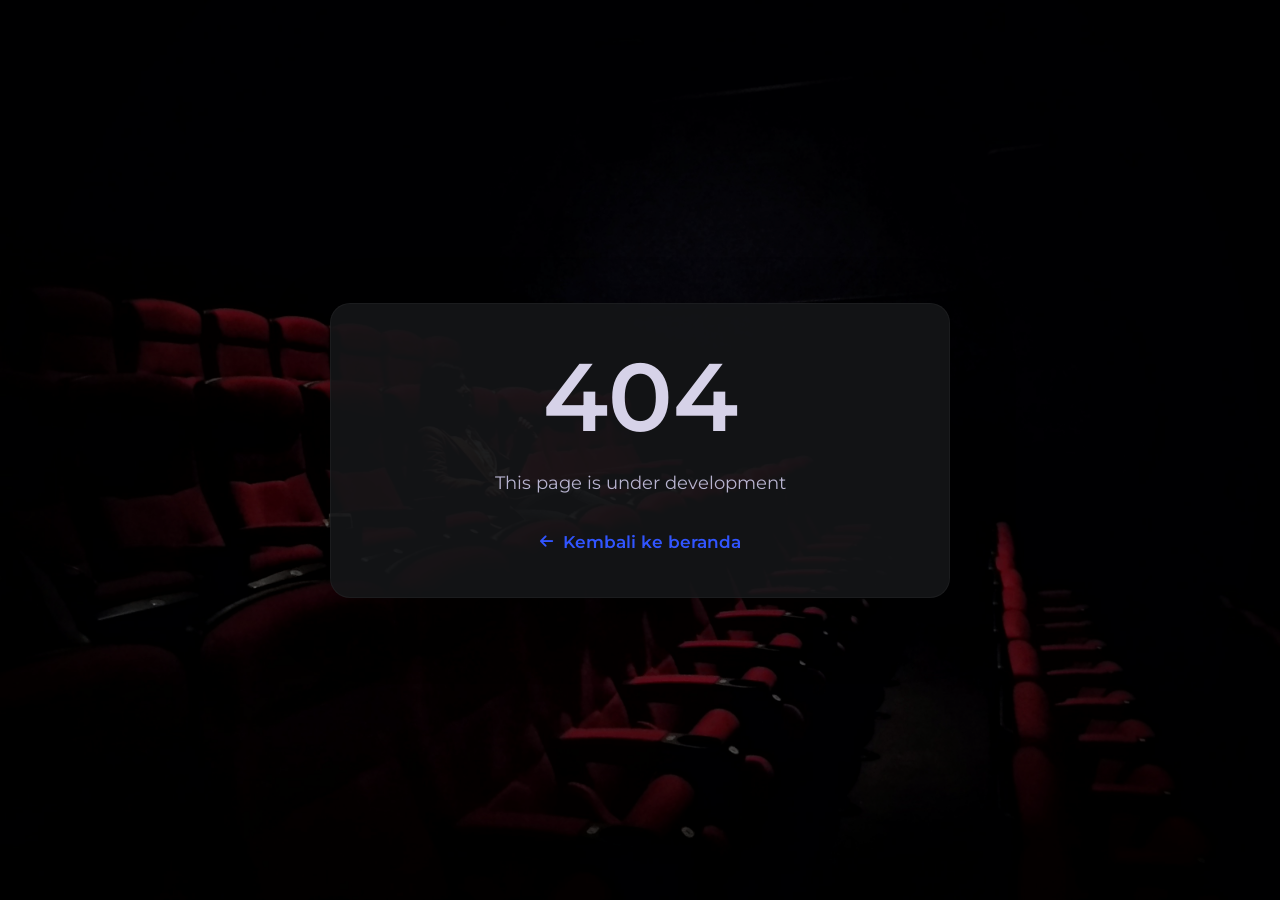
<file: footer.html>
<!DOCTYPE html>
<html lang="id">

<head>

    <meta charset="UTF-8">

    <meta
        name="viewport"
        content="width=device-width, initial-scale=1.0"
    >

    <title>Footer - CHILL</title>

    <!-- GOOGLE FONT -->

    <link
        href="https://fonts.googleapis.com/css2?family=Montserrat:wght@400;500;600;700&display=swap"
        rel="stylesheet"
    >

    <!-- FONT AWESOME -->

    <link
        rel="stylesheet"
        href="https://cdnjs.cloudflare.com/ajax/libs/font-awesome/6.5.2/css/all.min.css"
    >

    <link
        rel="stylesheet"
        href="footer.css"
    >

</head>


<body>


    <!-- =================================================
         404 PAGE
    ================================================== -->

    <main class="error-page">


        <!-- OVERLAY -->

        <div class="error-overlay"></div>


        <!-- CONTENT -->

        <div class="error-content">


            <!-- 404 -->

            <h1>
                404
            </h1>


            <!-- DESCRIPTION -->

            <p>
                This page is under development
            </p>


            <!-- BACK HOME -->

            <a
                href="index.html"
                class="back-home"
            >

                <i class="fa-solid fa-arrow-left"></i>

                Kembali ke beranda

            </a>


        </div>


    </main>


</body>

</html>
</file>
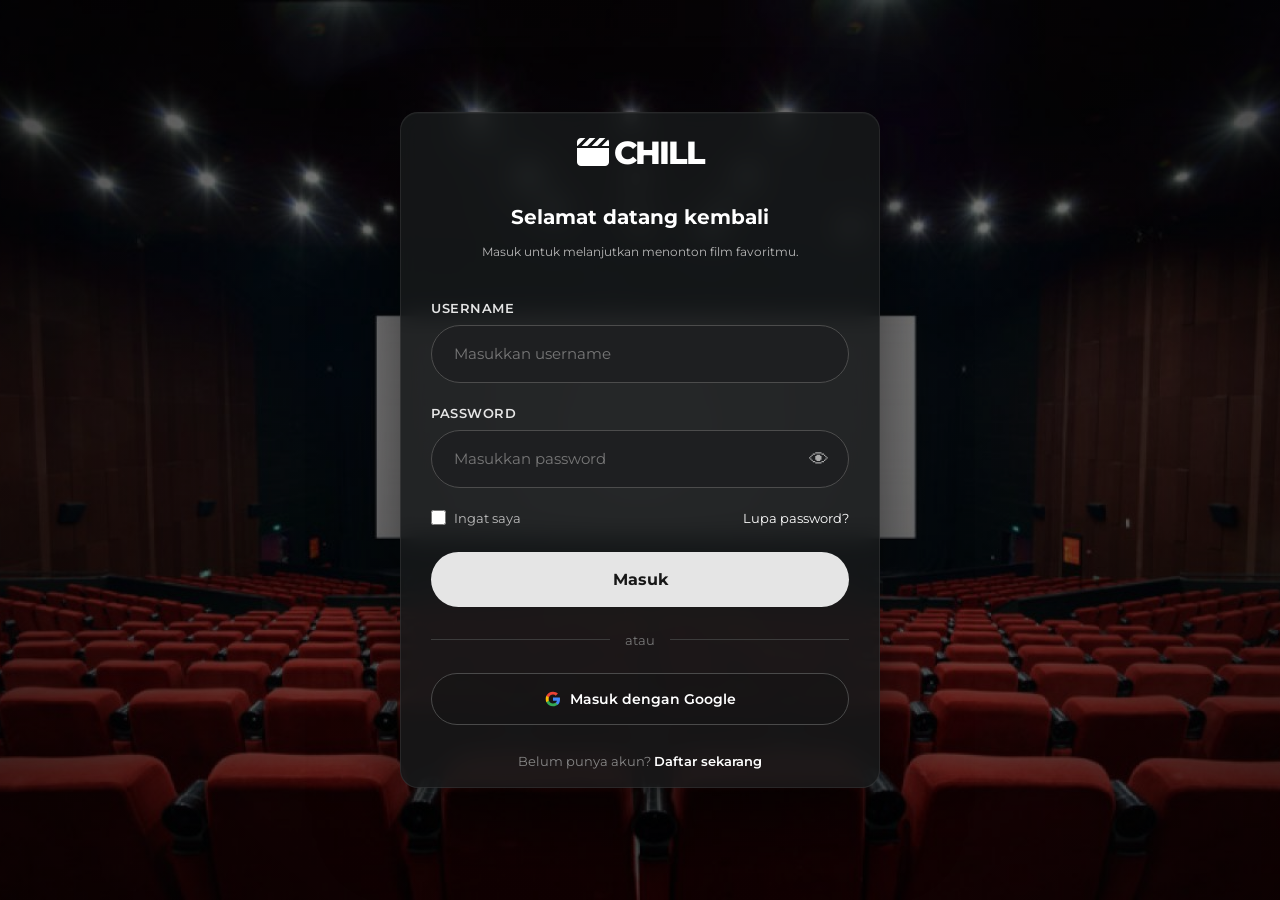
<file: login.html>
<!DOCTYPE html>
<html lang="id">

<head>

    <meta charset="UTF-8">

    <meta
        name="viewport"
        content="width=device-width, initial-scale=1.0"
    >

    <title>Login — Chill</title>

    <link
    rel="stylesheet"
    href="https://cdnjs.cloudflare.com/ajax/libs/font-awesome/6.5.1/css/all.min.css"
    >

    <!-- GOOGLE FONT -->

    <link
        rel="preconnect"
        href="https://fonts.googleapis.com"
    >

    <link
        rel="preconnect"
        href="https://fonts.gstatic.com"
        crossorigin
    >

    <link
        href="https://fonts.googleapis.com/css2?family=Montserrat:wght@400;500;600;700;800&display=swap"
        rel="stylesheet"
    >

    <link
    rel="stylesheet"
    href="https://cdnjs.cloudflare.com/ajax/libs/font-awesome/6.5.2/css/all.min.css"
    >


    <!-- CSS -->

    <link
        rel="stylesheet"
        href="login.css"
    >

</head>


<body>


<main class="auth-page">


    <section class="auth-box">


        <!-- LOGO -->

        <div class="auth-logo">

            <a
                class="brand"
                href="#"
            >
            <i class="fa-solid fa-clapperboard"></i>
                CHILL
            </a>

        </div>


        <!-- TITLE -->

        <h1 class="auth-title">
            Selamat datang kembali
        </h1>


        <p class="auth-subtitle">
            Masuk untuk melanjutkan menonton
            film favoritmu.
        </p>


        <!-- LOGIN FORM -->

        <form id="loginForm">


            <!-- USERNAME -->

            <div class="field">

                <label for="username">
                    USERNAME
                </label>

                <input
                    id="username"
                    type="text"
                    placeholder="Masukkan username"
                    autocomplete="username"
                    required
                >

            </div>


            <!-- PASSWORD -->

            <div class="field">

                <label for="password">
                    PASSWORD
                </label>

                <div class="password-wrapper">

                    <input
                        id="password"
                        type="password"
                        placeholder="Masukkan password"
                        autocomplete="current-password"
                        required
                    >

                    <button
                        type="button"
                        class="password-toggle"
                        id="passwordToggle"
                    >
                        👁
                    </button>

                </div>

            </div>


            <!-- REMEMBER + FORGOT -->

            <div class="auth-row">

                <label>

                    <input
                        type="checkbox"
                    >

                    Ingat saya

                </label>


                <a
                    href="#"
                    id="forgot"
                >
                    Lupa password?
                </a>

            </div>


            <!-- LOGIN BUTTON -->

            <button
                class="auth-button"
                href="index.html"
            >
                Masuk
            </button>


        </form>


        <!-- DIVIDER -->

        <div class="divider">
            atau
        </div>


        <!-- GOOGLE -->

        <button
            class="google-button"
            id="googleLogin"
            type="button">

        <svg
        class="google-icon"
        viewBox="0 0 24 24"
        width="18"
        height="18"
    >
        <path
            fill="#4285F4"
            d="M21.35 12.23c0-.79-.07-1.55-.22-2.28H12v4.32h5.24a4.48 4.48 0 0 1-1.94 2.94v2.45h3.14c1.84-1.69 2.91-4.18 2.91-7.43z"
        />
        <path
            fill="#34A853"
            d="M12 21.75c2.63 0 4.84-.87 6.45-2.35l-3.14-2.45c-.87.58-1.98.93-3.31.93-2.54 0-4.7-1.72-5.47-4.03H3.28v2.53A9.75 9.75 0 0 0 12 21.75z"
        />
        <path
            fill="#FBBC05"
            d="M6.53 13.85A5.86 5.86 0 0 1 6.22 12c0-.64.11-1.26.31-1.85V7.62H3.28A9.75 9.75 0 0 0 2.25 12c0 1.57.38 3.06 1.03 4.38l3.25-2.53z"
        />
        <path
            fill="#EA4335"
            d="M12 6.12c1.43 0 2.71.49 3.72 1.45l2.79-2.79C16.83 3.22 14.63 2.25 12 2.25a9.75 9.75 0 0 0-8.72 5.37l3.25 2.53C7.3 7.84 9.46 6.12 12 6.12z"
        />
        </svg>

            Masuk dengan Google

        </button>


        <!-- REGISTER -->

        <p class="auth-footer">

            Belum punya akun?

            <a href="register.html">
                Daftar sekarang
            </a>

        </p>


    </section>


</main>


<script src="login.js"></script>

</body>

</html>
</file>
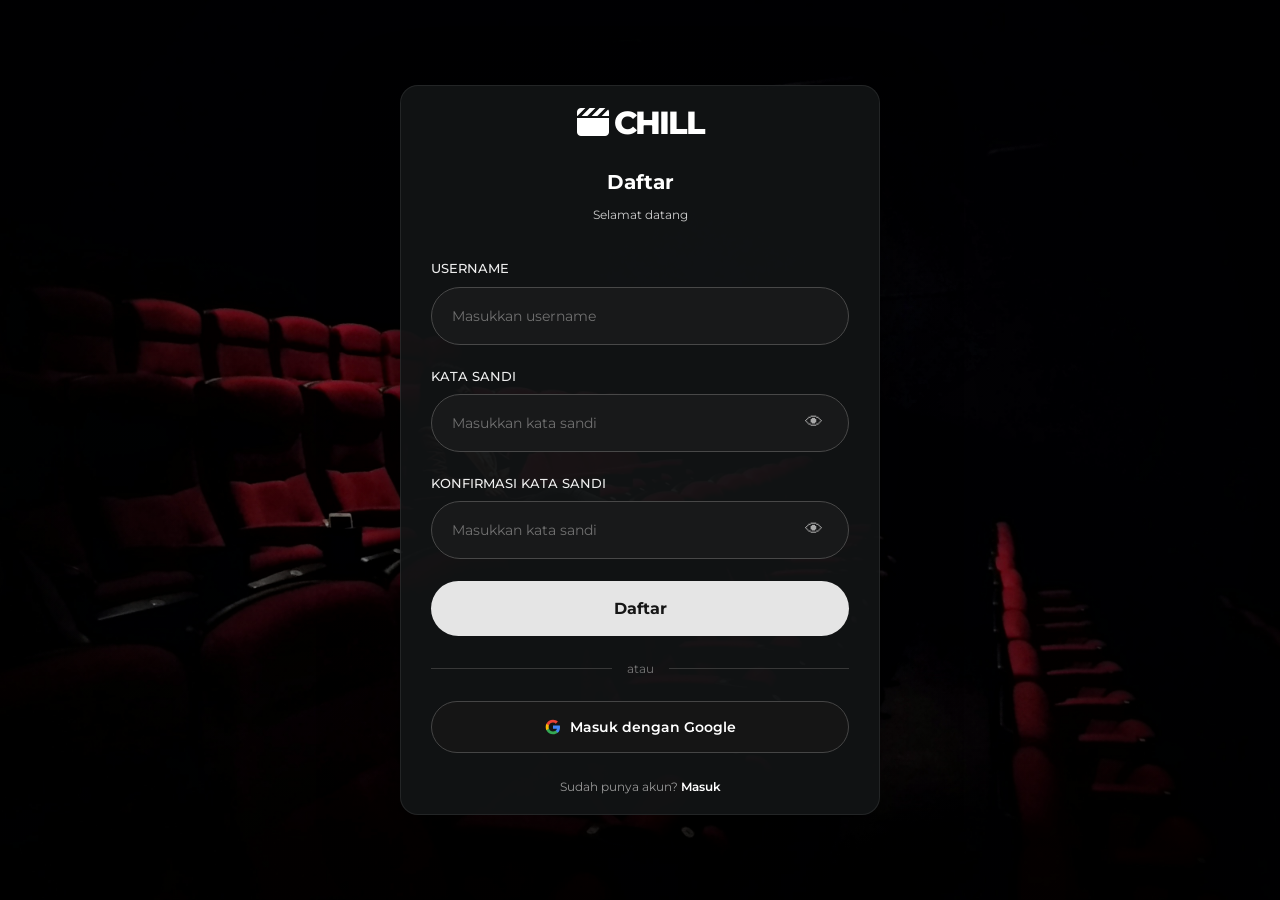
<file: register.html>
<!DOCTYPE html>
<html lang="id">

<head>

    <meta charset="UTF-8">

    <meta
        name="viewport"
        content="width=device-width, initial-scale=1.0"
    >

    <title>Register — Chill</title>

    <link
    rel="stylesheet"
    href="https://cdnjs.cloudflare.com/ajax/libs/font-awesome/6.5.1/css/all.min.css"
    >


    <!-- GOOGLE FONT -->

    <link
        rel="preconnect"
        href="https://fonts.googleapis.com"
    >

    <link
        rel="preconnect"
        href="https://fonts.gstatic.com"
        crossorigin
    >

    <link
        href="https://fonts.googleapis.com/css2?family=Montserrat:wght@400;500;600;700;800&display=swap"
        rel="stylesheet"
    >

    <link
    rel="stylesheet"
    href="https://cdnjs.cloudflare.com/ajax/libs/font-awesome/6.5.2/css/all.min.css"
    >


    <!-- CSS -->

    <link
        rel="stylesheet"
        href="register.css"
    >

</head>


<body>


<main class="auth-page">


    <section class="auth-box">


        <!-- LOGO -->

        <div class="auth-logo">

        <a
        class="brand"
        href="#"
        >
        <i class="fa-solid fa-clapperboard"></i>
        CHILL
        </a>
        </div>


        <!-- TITLE -->

        <h1 class="auth-title">
            Daftar
        </h1>


        <p class="auth-subtitle">
            Selamat datang
        </p>


        <!-- REGISTER FORM -->

        <form id="registerForm">


            <!-- USERNAME -->

            <div class="field">

                <label for="username">
                    USERNAME
                </label>

                <input
                    id="username"
                    type="text"
                    placeholder="Masukkan username"
                    autocomplete="username"
                    required
                >

            </div>


            <!-- PASSWORD -->

            <div class="field">

                <label for="password">
                    KATA SANDI
                </label>

                <div class="password-wrapper">

                    <input
                        id="password"
                        type="password"
                        placeholder="Masukkan kata sandi"
                        autocomplete="new-password"
                        required
                    >

                    <button
                        type="button"
                        class="password-toggle"
                        id="passwordToggle"
                    >
                        👁
                    </button>

                </div>

            </div>


            <!-- CONFIRM PASSWORD -->

            <div class="field">

                <label for="confirm">
                    KONFIRMASI KATA SANDI
                </label>

                <div class="password-wrapper">

                    <input
                        id="confirm"
                        type="password"
                        placeholder="Masukkan kata sandi"
                        autocomplete="new-password"
                        required
                    >

                    <button
                        type="button"
                        class="password-toggle"
                        id="confirmToggle"
                    >
                        👁
                    </button>

                </div>


                <div
                    class="error"
                    id="passwordError"
                >
                    Kata sandi tidak sama.
                </div>

            </div>


            <!-- REGISTER -->

            <button
                class="auth-button"
                type="submit"
            >
                Daftar
            </button>

        </form>


        <!-- DIVIDER -->

        <div class="divider">
            atau
        </div>


        <!-- GOOGLE -->

        <button
            class="google-button"
            id="googleLogin"
            type="button">

        <svg
        class="google-icon"
        viewBox="0 0 24 24"
        width="18"
        height="18"
    >
        <path
            fill="#4285F4"
            d="M21.35 12.23c0-.79-.07-1.55-.22-2.28H12v4.32h5.24a4.48 4.48 0 0 1-1.94 2.94v2.45h3.14c1.84-1.69 2.91-4.18 2.91-7.43z"
        />
        <path
            fill="#34A853"
            d="M12 21.75c2.63 0 4.84-.87 6.45-2.35l-3.14-2.45c-.87.58-1.98.93-3.31.93-2.54 0-4.7-1.72-5.47-4.03H3.28v2.53A9.75 9.75 0 0 0 12 21.75z"
        />
        <path
            fill="#FBBC05"
            d="M6.53 13.85A5.86 5.86 0 0 1 6.22 12c0-.64.11-1.26.31-1.85V7.62H3.28A9.75 9.75 0 0 0 2.25 12c0 1.57.38 3.06 1.03 4.38l3.25-2.53z"
        />
        <path
            fill="#EA4335"
            d="M12 6.12c1.43 0 2.71.49 3.72 1.45l2.79-2.79C16.83 3.22 14.63 2.25 12 2.25a9.75 9.75 0 0 0-8.72 5.37l3.25 2.53C7.3 7.84 9.46 6.12 12 6.12z"
        />
        </svg>

            Masuk dengan Google

        </button>


        <!-- LOGIN -->

        <p class="auth-footer">

            Sudah punya akun?

            <a href="login.html">
                Masuk
            </a>

        </p>


    </section>


</main>


<script src="register.js"></script>

</body>

</html>
</file>
<file: footer.css>
* {

    margin: 0;

    padding: 0;

    box-sizing: border-box;

}


html {

    scroll-behavior: smooth;

}


body {

    width: 100%;

    min-height: 100vh;

    background: #000;

    color: #fff;

    font-family:
        "Montserrat",
        sans-serif;

    overflow: hidden;

}


/* =====================================================
   404 PAGE
===================================================== */

.error-page {

    position: relative;

    width: 100%;

    height: 100vh;

    min-height: 600px;

    display: flex;

    align-items: center;

    justify-content: center;

    background-image:
        url("./assets/bioskop.jpg");

    background-size: cover;

    background-position: center;

    background-repeat: no-repeat;

}


/* =====================================================
   DARK OVERLAY
===================================================== */

.error-overlay {

    position: absolute;

    inset: 0;

    background:
        rgba(
            0,
            0,
            0,
            0.55
        );

}


/* =====================================================
   CONTENT
===================================================== */

.error-content {

    position: relative;

    z-index: 2;

    width: 620px;

    max-width: 90%;

    min-height: 290px;

    padding:
        45px 35px;

    display: flex;

    flex-direction: column;

    align-items: center;

    justify-content: center;

    text-align: center;


    background:
        rgba(
            20,
            22,
            24,
            0.90
        );

    border-radius: 20px;

    border:
        1px solid
        rgba(
            255,
            255,
            255,
            0.04
        );


    box-shadow:
        0 20px 60px
        rgba(
            0,
            0,
            0,
            0.45
        );

}


/* =====================================================
   404
===================================================== */

.error-content h1 {

    font-size:
        clamp(
            64px,
            8vw,
            96px
        );

    line-height: 1;

    font-weight: 600;

    color: #d6d2e8;

    margin-bottom: 25px;

}


/* =====================================================
   DESCRIPTION
===================================================== */

.error-content p {

    color: #b8b4d0;

    font-size: 18px;

    line-height: 1.5;

    margin-bottom: 35px;

}


/* =====================================================
   BACK HOME
===================================================== */

.back-home {

    display: inline-flex;

    align-items: center;

    gap: 10px;

    color: #3155ff;

    text-decoration: none;

    font-size: 17px;

    font-weight: 600;

    transition:
        color 0.3s ease,
        transform 0.3s ease;

}


.back-home:hover {

    color: #5570ff;

    transform:
        translateX(-3px);

}


.back-home i {

    font-size: 15px;

}


/* =====================================================
   TABLET
===================================================== */

@media (max-width: 1000px) {

    .error-page {

        min-height: 550px;

    }


    .error-content {

        width: 550px;

        min-height: 270px;

        padding:
            40px 30px;

    }


    .error-content h1 {

        font-size: 76px;

    }


    .error-content p {

        font-size: 16px;

    }


    .back-home {

        font-size: 16px;

    }

}


/* =====================================================
   MOBILE
===================================================== */

@media (max-width: 600px) {

    body {

        overflow: hidden;

    }


    .error-page {

        height: 100svh;

        min-height: 500px;

        padding: 20px;

        background-position:
            center center;

    }


    .error-overlay {

        background:
            rgba(
                0,
                0,
                0,
                0.62
            );

    }


    .error-content {

        width: 100%;

        max-width: 400px;

        min-height: 240px;

        padding:
            35px 20px;

        border-radius: 15px;

    }


    .error-content h1 {

        font-size: 64px;

        margin-bottom: 18px;

    }


    .error-content p {

        font-size: 14px;

        margin-bottom: 28px;

    }


    .back-home {

        font-size: 14px;

    }

}


/* =====================================================
   SMALL MOBILE
===================================================== */

@media (max-width: 400px) {

    .error-content {

        padding:
            30px 15px;

    }


    .error-content h1 {

        font-size: 55px;

    }


    .error-content p {

        font-size: 13px;

    }


    .back-home {

        font-size: 13px;

    }

}
</file>
<file: login.css>
/* =========================================
   RESET
========================================= */

* {
    margin: 0;
    padding: 0;
    box-sizing: border-box;
}

html {
    scroll-behavior: smooth;
}

body {
    font-family: "Montserrat", sans-serif;
    color: #fff;
    min-height: 100vh;
}


/* =========================================
   LOGIN PAGE
========================================= */

.auth-page {

    min-height: 100vh;

    display: flex;
    justify-content: center;
    align-items: center;

    padding: 40px 20px;

    position: relative;

    background:
        linear-gradient(
            rgba(0, 0, 0, 0.20),
            rgba(0, 0, 0, 0.36)
        ),
        url("assets/bioskop2.jpg");

    background-size: cover;
    background-position: center;

    background-attachment: fixed;

    overflow: hidden;
}


/* =========================================
   DARK OVERLAY
========================================= */

.auth-page::before {

    content: "";

    position: absolute;

    inset: 0;

    background:
        radial-gradient(
            circle at center,
            rgba(0, 0, 0, 0.15),
            rgba(0, 0, 0, 0.65)
        );

    pointer-events: none;
}


/* =========================================
   AUTH BOX
========================================= */

.auth-box {

    position: relative;
    z-index: 2;

    width: 100%;
    max-width: 480px;

    padding: 20px 30px 18px;

    border-radius: 18px;

    background:
        rgba(22, 24, 26, 0.88);

    backdrop-filter: blur(12px);
    -webkit-backdrop-filter: blur(12px);

    border: 1px solid rgba(255, 255, 255, 0.08);

    box-shadow:
        0 30px 80px rgba(0, 0, 0, 0.65),
        inset 0 1px 0 rgba(255, 255, 255, 0.03);
}


/* =========================================
   LOGO
========================================= */

.auth-logo {

    text-align: center;

    margin-bottom: 32px;
}

.brand {

    color: #ffffff;

    text-decoration: none;

    font-size: 32px;

    font-weight: 800;

    letter-spacing: -2px;

    text-transform: uppercase;

    display: inline-block;
}

.brand i {
    font-size: 32px;
}


/* =========================================
   TITLE
========================================= */

.auth-title {

    text-align: center;

    font-size: 20px;

    font-weight: 700;

    line-height: 1.3;

    margin-bottom: 12px;
}


.auth-subtitle {

    text-align: center;

    color: #b8b8b8;

    font-size: 12px;

    line-height: 1.6;

    margin-bottom: 38px;
}


/* =========================================
   FORM
========================================= */

#loginForm {

    width: 100%;
}


/* =========================================
   FIELD
========================================= */

.field {

    margin-bottom: 22px;

    position: relative;
}

.field label {

    display: block;

    font-size: 13px;

    font-weight: 600;

    color: #e5e5e5;

    margin-bottom: 9px;

    letter-spacing: 0.5px;
}

.field input {

    width: 100%;

    height: 58px;

    padding: 0 22px;

    border-radius: 30px;

    border: 1px solid #4c4c4c;

    outline: none;

    background: rgba(30, 31, 33, 0.95);

    color: #ffffff;

    font-family: "Montserrat", sans-serif;

    font-size: 15px;

    transition: 0.25s ease;
}

.field input::placeholder {

    color: #777;
}

.field input:focus {

    border-color: #aaaaaa;

    background: rgba(35, 36, 38, 1);

    box-shadow:
        0 0 0 3px rgba(255, 255, 255, 0.05);
}


/* =========================================
   PASSWORD EYE
========================================= */

.password-wrapper {

    position: relative;
}

.password-wrapper input {

    padding-right: 58px;
}

.password-toggle {

    position: absolute;

    right: 20px;
    top: 50%;

    transform: translateY(-50%);

    border: none;

    background: transparent;

    color: #aaa;

    font-size: 20px;

    cursor: pointer;

    transition: 0.2s;
}

.password-toggle:hover {

    color: #ffffff;
}


/* =========================================
   AUTH ROW
========================================= */

.auth-row {

    display: flex;

    justify-content: space-between;

    align-items: center;

    margin: 4px 0 26px;

    font-size: 13px;
}

.auth-row label {

    display: flex;

    align-items: center;

    gap: 8px;

    color: #bdbdbd;

    cursor: pointer;
}

.auth-row input[type="checkbox"] {

    width: 15px;
    height: 15px;

    accent-color: #e50914;

    cursor: pointer;
}

.auth-row a {

    color: #ffffff;

    text-decoration: none;

    transition: 0.2s;
}

.auth-row a:hover {

    color: #e50914;
}


/* =========================================
   LOGIN BUTTON
========================================= */

.auth-button {

    width: 100%;

    height: 55px;

    border: none;

    border-radius: 30px;

    background: #e5e5e5;

    color: #171717;

    font-family: "Montserrat", sans-serif;

    font-size: 16px;

    font-weight: 700;

    cursor: pointer;

    transition: all 0.25s ease;
}

.auth-button:hover {

    background: #ffffff;

    transform: translateY(-2px);

    box-shadow:
        0 8px 25px rgba(0, 0, 0, 0.3);
}

.auth-button:active {

    transform: scale(0.98);
}

.google-button {
    display: flex;
    align-items: center;
    justify-content: center;
    gap: 8px;
}

.google-button i {
    font-size: 16px;
}


/* =========================================
   DIVIDER
========================================= */

.divider {

    display: flex;

    align-items: center;

    gap: 15px;

    color: #777;

    font-size: 13px;

    margin: 25px 0;
}

.divider::before,
.divider::after {

    content: "";

    height: 1px;

    flex: 1;

    background: #3b3b3b;
}


/* =========================================
   GOOGLE BUTTON
========================================= */

.google-button {

    width: 100%;

    height: 52px;

    border-radius: 30px;

    border: 1px solid #4a4a4a;

    background: rgba(20, 20, 20, 0.65);

    color: #ffffff;

    font-family: "Montserrat", sans-serif;

    font-size: 14px;

    font-weight: 600;

    cursor: pointer;

    transition: 0.25s ease;
}

.google-button:hover {

    background: rgba(255, 255, 255, 0.08);

    border-color: #777;

    transform: translateY(-2px);
}


/* =========================================
   FOOTER
========================================= */

.auth-footer {

    text-align: center;

    margin-top: 28px;

    color: #888;

    font-size: 13px;
}

.auth-footer a {

    color: #ffffff;

    font-weight: 600;

    text-decoration: none;

    transition: 0.2s;
}

.auth-footer a:hover {

    color: #e50914;
}


/* =========================================
   ERROR
========================================= */

.field.error input {

    border-color: #e50914;

    box-shadow:
        0 0 0 3px rgba(229, 9, 20, 0.08);
}

.error-message {

    display: block;

    margin-top: 7px;

    margin-left: 10px;

    color: #e50914;

    font-size: 11px;
}


/* =========================================
   RESPONSIVE
========================================= */

@media (max-width: 700px) {

    .auth-page {

        padding: 25px 15px;

        align-items: center;
    }

    .auth-box {

        max-width: 100%;

        padding: 35px 25px 30px;

        border-radius: 15px;
    }

    .brand {

        font-size: 38px;
    }

    .auth-title {

        font-size: 25px;
    }

    .auth-subtitle {

        font-size: 13px;

        margin-bottom: 30px;
    }

    .field input {

        height: 54px;
    }

    .auth-row {

        font-size: 12px;
    }
}


/* =========================================
   VERY SMALL SCREEN
========================================= */

@media (max-width: 400px) {

    .auth-box {

        padding: 30px 20px;
    }

    .auth-title {

        font-size: 22px;
    }

    .auth-row {

        flex-direction: column;

        align-items: flex-start;

        gap: 12px;
    }
}
</file>
<file: register.css>
* {
    margin: 0;
    padding: 0;
    box-sizing: border-box;
}

html,
body {
    width: 100%;
    min-height: 100%;
}

body {
    font-family: "Montserrat", Arial, sans-serif;
    color: #ffffff;
}


/* =========================================
   REGISTER / AUTH PAGE
========================================= */

.auth-page {
    width: 100%;
    min-height: 100vh;

    display: flex;
    justify-content: center;
    align-items: center;

    padding: 40px 20px;

    position: relative;

    overflow-x: hidden;

    background-image:
        linear-gradient(
            rgba(0, 0, 0, 0.20),
            rgba(0, 0, 0, 0.36)
        ),
    
        url("assets/bioskop.jpg");

    background-size: cover;
    background-position: center;
    background-attachment: fixed;
    overflow: hidden;
}


/* =========================================
   BACKGROUND OVERLAY
========================================= */

.auth-page::before {
    content: "";

    position: absolute;

    inset: 0;

    background:
        radial-gradient(
            circle at center,
            rgba(0, 0, 0, 0.05),
            rgba(0, 0, 0, 0.40)
        );

    pointer-events: none;
}


/* =========================================
   AUTH BOX
========================================= */

.auth-box {
    position: relative;

    z-index: 2;

    width: 100%;
    max-width: 480px;

    padding: 20px 30px 18px;

    border-radius: 18px;

    background: rgba(18, 20, 21, 0.94);

    border: 1px solid rgba(255, 255, 255, 0.08);

    box-shadow:
        0 25px 70px rgba(0, 0, 0, 0.70);

    
}


/* =========================================
   LOGO
========================================= */

.auth-logo {
    width: 100%;

    display: flex;
    justify-content: center;
    align-items: center;

    margin-bottom: 30px;
}

.brand {
    display: inline-block;

    color: #ffffff !important;

    text-decoration: none;

    font-family: "Montserrat", Arial, sans-serif;

    font-size: 32px;

    font-weight: 800;

    line-height: 1;

    letter-spacing: -2px;

    text-transform: uppercase;
}

.brand i {
    font-size: 32px;
}


/* =========================================
   TITLE
========================================= */

.auth-title {
    width: 100%;

    margin: 0 0 10px;

    text-align: center;

    color: #ffffff;

    font-family: "Montserrat", Arial, sans-serif;

    font-size: 20px;

    font-weight: 700;

    line-height: 1.3;
}


/* =========================================
   SUBTITLE
========================================= */

.auth-subtitle {
    width: 100%;

    margin: 0 0 35px;

    text-align: center;

    color: #cfcfcf;

    font-family: "Montserrat", Arial, sans-serif;

    font-size: 12px;

    font-weight: 400;

    line-height: 1.6;
}


/* =========================================
   FORM
========================================= */

#registerForm {
    width: 100%;
}


/* =========================================
   FIELD
========================================= */

.field {
    width: 100%;

    position: relative;

    margin-bottom: 22px;
}


/* =========================================
   LABEL
========================================= */

.field label {
    display: block;

    width: 100%;

    margin-bottom: 9px;

    color: #eeeeee;

    font-family: "Montserrat", Arial, sans-serif;

    font-size: 13px;

    font-weight: 500;

    line-height: 1.4;
}


/* =========================================
   INPUT
========================================= */

.field input {
    display: block;

    width: 100%;
    max-width: 100%;

    height: 58px;

    padding: 0 20px;

    border: 1px solid #484848;

    border-radius: 30px;

    outline: none;

    background: #18191a;

    color: #ffffff;

    font-family: "Montserrat", Arial, sans-serif;

    font-size: 14px;

    line-height: 58px;

    transition:
        border-color 0.25s ease,
        background 0.25s ease,
        box-shadow 0.25s ease;
}


/* PLACEHOLDER */

.field input::placeholder {
    color: #707070;

    opacity: 1;
}


/* FOCUS */

.field input:focus {
    border-color: #888888;

    background: #202122;

    box-shadow:
        0 0 0 3px rgba(255, 255, 255, 0.04);
}


/* =========================================
   PASSWORD WRAPPER
========================================= */

.password-wrapper {
    position: relative;

    width: 100%;
}


/* PASSWORD INPUT */

.password-wrapper input {
    width: 100%;

    padding-left: 20px;
    padding-right: 58px;
}


/* =========================================
   PASSWORD TOGGLE
========================================= */

.password-toggle {
    position: absolute;

    top: 50%;
    right: 15px;

    transform: translateY(-50%);

    width: 40px;
    height: 40px;

    display: flex;
    justify-content: center;
    align-items: center;

    padding: 0;

    border: none;

    outline: none;

    background: transparent;

    color: #aaaaaa;

    font-size: 18px;

    cursor: pointer;

    z-index: 5;

    transition:
        color 0.2s ease,
        transform 0.2s ease;
}

.password-toggle:hover {
    color: #ffffff;

    transform:
        translateY(-50%)
        scale(1.08);
}


/* =========================================
   ERROR
========================================= */

.error {
    display: none;

    margin-top: 7px;

    margin-left: 10px;

    color: #ff4d4d;

    font-family: "Montserrat", Arial, sans-serif;

    font-size: 11px;

    line-height: 1.5;
}


/* ERROR INPUT */

.field.password-error input {
    border-color: #e50914;

    box-shadow:
        0 0 0 3px rgba(229, 9, 20, 0.08);
}


/* =========================================
   SUCCESS INPUT
========================================= */

.field.success input {
    border-color: #4caf50;

    box-shadow:
        0 0 0 3px rgba(76, 175, 80, 0.06);
}


/* =========================================
   REGISTER BUTTON
========================================= */

.auth-button {
    display: block;

    width: 100%;

    height: 55px;

    margin-top: 4px;

    border: none;

    border-radius: 30px;

    outline: none;

    background: #e5e5e5;

    color: #161616;

    font-family: "Montserrat", Arial, sans-serif;

    font-size: 16px;

    font-weight: 700;

    cursor: pointer;

    transition:
        background 0.25s ease,
        transform 0.25s ease,
        box-shadow 0.25s ease;
}


.auth-button:hover {
    background: #ffffff;

    transform: translateY(-2px);

    box-shadow:
        0 8px 25px rgba(0, 0, 0, 0.35);
}


.auth-button:active {
    transform: scale(0.98);
}

.google-button {
    display: flex;
    align-items: center;
    justify-content: center;
    gap: 8px;
}

.google-button i {
    font-size: 16px;
}


/* =========================================
   DIVIDER
========================================= */

.divider {
    width: 100%;

    display: flex;

    align-items: center;

    gap: 15px;

    margin: 25px 0;

    color: #777777;

    font-family: "Montserrat", Arial, sans-serif;

    font-size: 12px;

    text-align: center;
}


.divider::before,
.divider::after {
    content: "";

    flex: 1;

    height: 1px;

    background: #383838;
}


/* =========================================
   GOOGLE BUTTON
========================================= */

.google-button {
    display: flex;

    justify-content: center;
    align-items: center;

    width: 100%;

    height: 52px;

    padding: 0 20px;

    border: 1px solid #454545;

    border-radius: 30px;

    outline: none;

    background: #151515;

    color: #ffffff;

    font-family: "Montserrat", Arial, sans-serif;

    font-size: 14px;

    font-weight: 600;

    cursor: pointer;

    transition:
        background 0.25s ease,
        border-color 0.25s ease,
        transform 0.25s ease;
}


.google-button:hover {
    background: #202020;

    border-color: #777777;

    transform: translateY(-2px);
}


/* GOOGLE G */

.google-button span {
    font-weight: 700;

    font-size: 16px;

    margin-right: 5px;
}


/* =========================================
   FOOTER
========================================= */

.auth-footer {
    width: 100%;

    margin-top: 25px;

    text-align: center;

    color: #999999;

    font-family: "Montserrat", Arial, sans-serif;

    font-size: 12px;

    line-height: 1.5;
}


.auth-footer a {
    color: #ffffff;

    font-weight: 600;

    text-decoration: none;

    transition: color 0.2s ease;
}


.auth-footer a:hover {
    color: #e50914;
}





/* =========================================
   RESPONSIVE TABLET
========================================= */

@media (max-width: 700px) {

    .auth-page {
        padding: 25px 15px;

        background-attachment: scroll;
    }


    .auth-box {
        max-width: 520px;

        padding: 35px 28px 30px;

        border-radius: 16px;
    }


    .brand {
        font-size: 38px;
    }


    .auth-title {
        font-size: 25px;
    }


    .auth-subtitle {
        font-size: 13px;

        margin-bottom: 30px;
    }


    .field input {
        height: 54px;

        line-height: 54px;
    }


    .auth-button {
        height: 53px;
    }
}


/* =========================================
   RESPONSIVE MOBILE
========================================= */

@media (max-width: 450px) {

    .auth-page {
        padding: 20px 12px;

        align-items: center;
    }


    .auth-box {
        width: 100%;

        padding: 30px 20px 28px;

        border-radius: 14px;
    }


    .auth-logo {
        margin-bottom: 25px;
    }


    .brand {
        font-size: 34px;
    }


    .auth-title {
        font-size: 22px;
    }


    .auth-subtitle {
        font-size: 12px;

        margin-bottom: 27px;
    }


    .field {
        margin-bottom: 19px;
    }


    .field label {
        font-size: 12px;
    }


    .field input {
        height: 52px;

        padding-left: 18px;

        font-size: 13px;

        line-height: 52px;
    }


    .password-wrapper input {
        padding-right: 55px;
    }


    .password-toggle {
        right: 10px;
    }


    .auth-button {
        height: 52px;

        font-size: 14px;
    }


    .google-button {
        height: 50px;

        font-size: 13px;
    }


    .auth-footer {
        font-size: 11px;
    }
}
</file>
